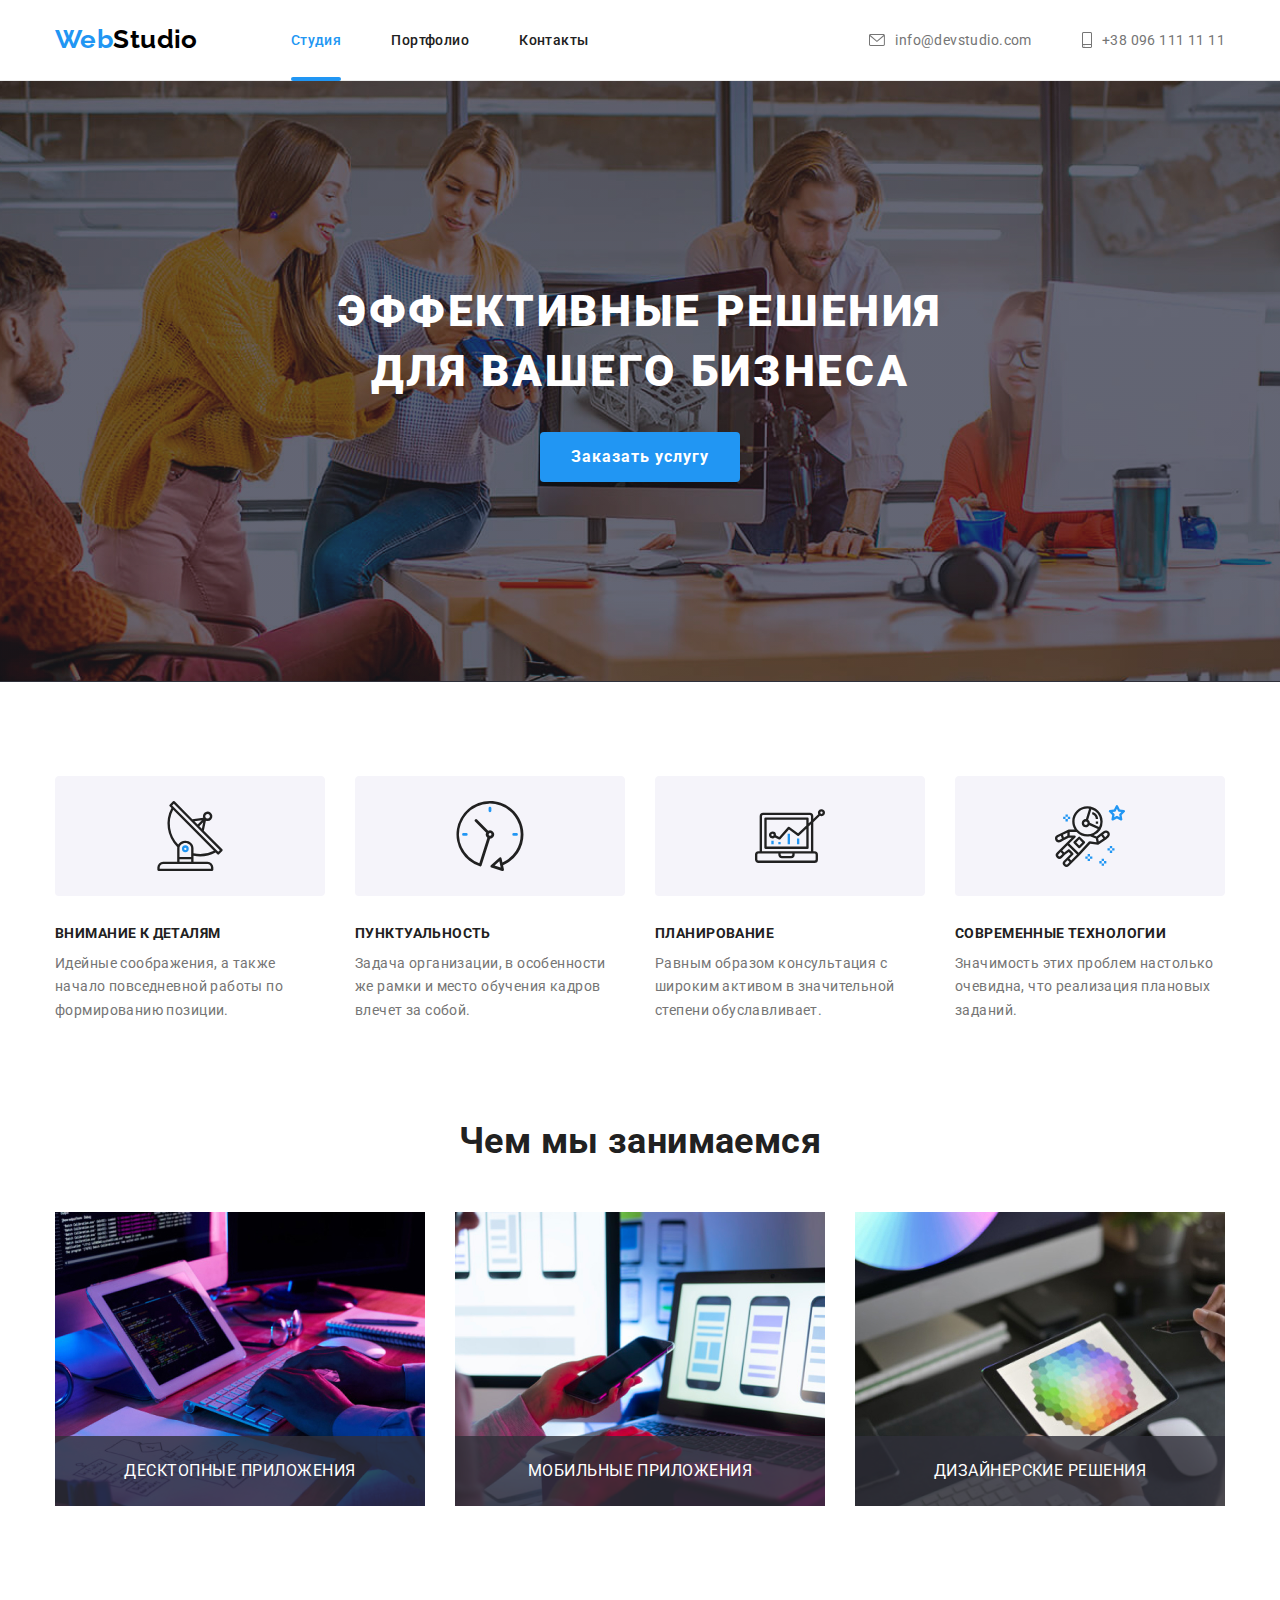
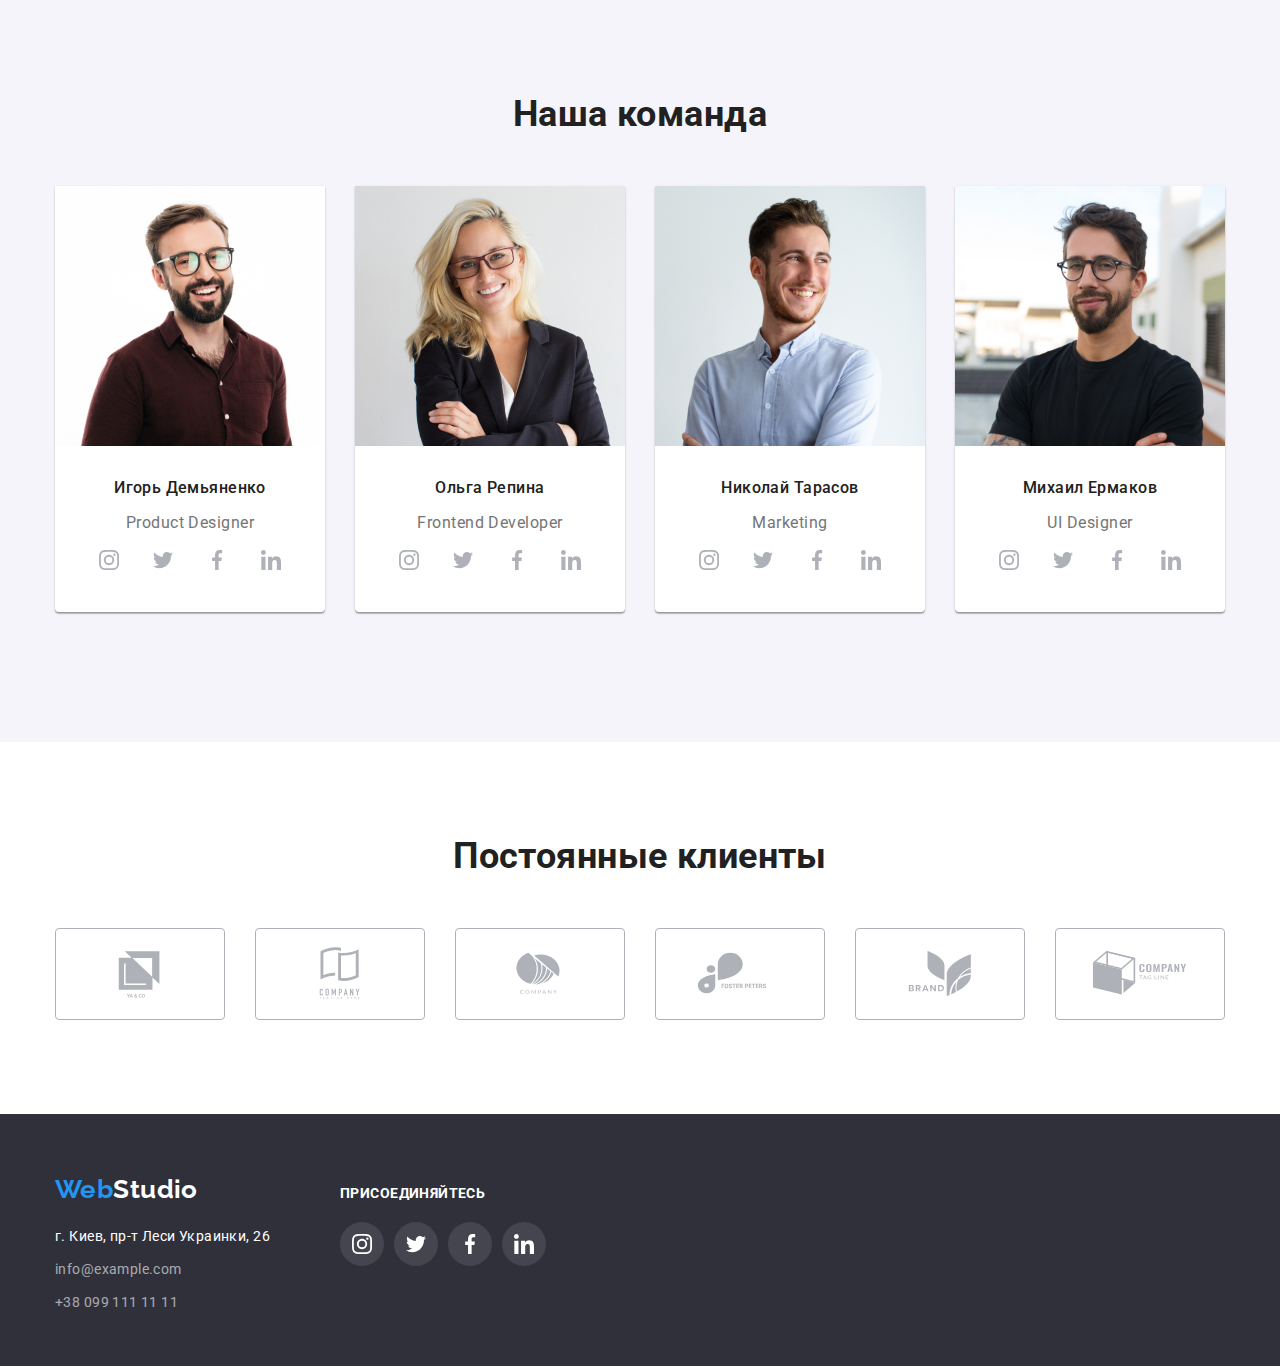
<file: index.html>
<!DOCTYPE html>
<html lang="ru">

<head>
    <meta charset="UTF-8" />
    <meta http-equiv="X-UA-Compatible" content="IE=edge" />
    <meta name="viewport" content="width=device-width, initial-scale=1.0" />
    <title>Студия</title>
    <link rel="preconnect" href="https://fonts.googleapis.com" />
    <link rel="preconnect" href="https://fonts.gstatic.com" crossorigin />
    <link href="https://fonts.googleapis.com/css2?family=Raleway:wght@700&family=Roboto:wght@400;500;700;900&display=swap" rel="stylesheet" />
    <link rel="stylesheet" href="./modern-normalize.css" />
    <link rel="stylesheet" href="./css/style.css" />

</head>

<body>
    <!-- header -->
    <header class="page_header">
        <div class="container_header">
            <div class="header_box">
                <nav class="navigation">
                    <a href="./index.html" class="logo-item">
                        <span class="item">Web</span>Studio
                    </a>
                    <ul class="nav_desc">
                        <li class="nav_desc_box"><a href="./index.html" class="link current">Студия</a></li>
                        <li class="nav_desc_box"><a href="./portfolio.html" class="link">Портфолио</a></li>
                        <li class="nav_desc_box"><a href="#" class="link">Контакты</a></li>
                    </ul>
                </nav>
                <ul class="head_address_no_marker">
                    <li class="head_adress_box">
                        <a href="mailto:info@devstudio.com" class="contact">
                            <svg class="contact_icon" width="16" height="12">
                                <use href="./images/icons.svg#envelope"></use>
                            </svg> info@devstudio.com
                        </a>
                    </li>
                    <li class="head_adress_box">
                        <a href="tel:+380961111111" class="contact">
                            <svg class="contact_icon" width="10" height="16">
                                <use href="./images/icons.svg#smartphone"></use>
                            </svg> +38 096 111 11 11
                        </a>
                    </li>
                </ul>
            </div>
        </div>
    </header>
    <main>
        <!-- основа -->
        <section class="hero">
            <div class="container_hero">
                <h1 class="hero_title">Эффективные решения <br />для вашего бизнеса</h1>
                <button type="button" class="button" data-modal-open>Заказать услугу</button>
                <div class="backdrop is-hidden" data-modal>
                    <div class="modal">
                        <button type="button" class="button-close" data-modal-close>
                            <svg width="18" height="18">
                                <use href="./images/icons.svg#close"></use>
                            </svg>
                        </button>
                    </div>
                </div>
            </div>
        </section>

        <!-- преимущества -->
        <section class="main-section">
            <div class="container">
                <ul class="features no-marker">
                    <li class="li">
                        <svg class="features-icon" width="270" height="120">
                            <use href="./images/icons.svg#Group-1"></use>
                        </svg>
                        <h3 class="title">Внимание к деталям</h3>
                        <p class="text">
                            Идейные соображения, а также начало повседневной работы по формированию позиции.
                        </p>
                    </li>
                    <li class="li">
                        <svg class="features-icon" width="270" height="120">
                            <use href="./images/icons.svg#Group-2"></use>
                        </svg>
                        <h3 class="title">Пунктуальность</h3>
                        <p class="text">
                            Задача организации, в особенности же рамки и место обучения кадров влечет за собой.
                        </p>
                    </li>
                    <li class="li">
                        <svg class="features-icon" width="270" height="120">
                            <use href="./images/icons.svg#Group-3"></use>
                        </svg>
                        <h3 class="title">Планирование</h3>
                        <p class="text">
                            Равным образом консультация с широким активом в значительной степени обуславливает.
                        </p>
                    </li>
                    <li class="li">
                        <svg class="features-icon" width="270" height="120">
                            <use href="./images/icons.svg#Group-4"></use>
                        </svg>
                        <h3 class="title">Современные технологии</h3>
                        <p class="text">
                            Значимость этих проблем настолько очевидна, что реализация плановых заданий.
                        </p>
                    </li>
                </ul>
            </div>
        </section>
        <!-- чем занимаемся -->
        <section class="section-img">
            <div class="container">
                <h2 class="section-title">Чем мы занимаемся</h2>
                <ul class="working no-marker">
                    <li class="li-space">
                        <img src="./images/img.1.jpg" alt="Человек набирает код на клавиатуре, перед ним планшет с синтаксисом" width="370" />
                        <div class="li-caption">
                            <p>Десктопные приложения</p>
                        </div>
                    </li>
                    <li class="li-space">
                        <img src="./images/img.2.jpg" alt="Девушка держит телефон в руке, перед ней открытый ноутбук с инструкциями по телефону" width="370" />
                        <div class="li-caption">
                            <p>Мобильные приложения</p>
                        </div>
                    </li>
                    <li class="li-space">
                        <img src="./images/img.3.jpg" alt="Человек держит планшет с изображением разноцветной мозаики" width="370" />
                        <div class="li-caption">
                            <p>Дизайнерские решения</p>
                        </div>
                    </li>
                </ul>
            </div>
        </section>
        <!-- команда -->
        <section class="section_team">
            <div class="container_team">
                <div class="team">
                    <h2 class="section-title">Наша команда</h2>
                    <ul class="team-no-marker">
                        <li class="our_team">
                            <img src="./images/img.4.jpg" alt="Product Designer" width="270" />
                            <h3 class="title_team">Игорь Демьяненко</h3>
                            <p>Product Designer</p>
                            <ul class="links">
                                <li class="icon-list">
                                    <a href="#" aria-label="instagram" class="icon-link">
                                        <svg class="icon" width="20" height="20">
                                            <use href="./images/icons.svg#instagram"></use>
                                        </svg>
                                    </a>
                                </li>
                                <li class="icon-list">
                                    <a href="#" aria-label="twitter" class="icon-link">
                                        <svg class="icon" width="20" height="20">
                                            <use href="./images/icons.svg#twitter"></use>
                                        </svg>
                                    </a>
                                </li>
                                <li class="icon-list">
                                    <a href="#" aria-label="facebook" class="icon-link">
                                        <svg class="icon" width="20" height="20">
                                            <use href="./images/icons.svg#facebook"></use>
                                        </svg>
                                    </a>
                                </li>
                                <li class="icon-list">
                                    <a href="#" aria-label="linkedin" class="icon-link">
                                        <svg class="icon" width="20" height="20">
                                            <use href="./images/icons.svg#linkedin"></use>
                                        </svg>
                                    </a>
                                </li>
                            </ul>
                        </li>
                        <li class="our_team">
                            <img src="./images/img.5.jpg" alt="Frontend Developer" width="270" />
                            <h3 class="title_team">Ольга Репина</h3>
                            <p>Frontend Developer</p>
                            <ul class="links">
                                <li class="icon-list">
                                    <a href="#" aria-label="instagram" class="icon-link">
                                        <svg class="icon" width="20" height="20">
                                            <use href="./images/icons.svg#instagram"></use>
                                        </svg>
                                    </a>
                                </li>
                                <li class="icon-list">
                                    <a href="#" aria-label="twitter" class="icon-link">
                                        <svg class="icon" width="20" height="20">
                                            <use href="./images/icons.svg#twitter"></use>
                                        </svg>
                                    </a>
                                </li>
                                <li class="icon-list">
                                    <a href="#" aria-label="facebook" class="icon-link">
                                        <svg class="icon" width="20" height="20">
                                            <use href="./images/icons.svg#facebook"></use>
                                        </svg>
                                    </a>
                                </li>
                                <li class="icon-list">
                                    <a href="#" aria-label="linkedin" class="icon-link">
                                        <svg class="icon" width="20" height="20">
                                            <use href="./images/icons.svg#linkedin"></use>
                                        </svg>
                                    </a>
                                </li>
                            </ul>
                        </li>
                        <li class="our_team">
                            <img src="./images/img.6.jpg" alt="Marketing" width="270" />
                            <h3 class="title_team">Николай Тарасов</h3>
                            <p>Marketing</p>
                            <ul class="links">
                                <li class="icon-list">
                                    <a href="#" aria-label="instagram" class="icon-link">
                                        <svg class="icon" width="20" height="20">
                                            <use href="./images/icons.svg#instagram"></use>
                                        </svg>
                                    </a>
                                </li>
                                <li class="icon-list">
                                    <a href="#" aria-label="twitter" class="icon-link">
                                        <svg class="icon" width="20" height="20">
                                            <use href="./images/icons.svg#twitter"></use>
                                        </svg>
                                    </a>
                                </li>
                                <li class="icon-list">
                                    <a href="#" aria-label="facebook" class="icon-link">
                                        <svg class="icon" width="20" height="20">
                                            <use href="./images/icons.svg#facebook"></use>
                                        </svg>
                                    </a>
                                </li>
                                <li class="icon-list">
                                    <a href="#" aria-label="linkedin" class="icon-link">
                                        <svg class="icon" width="20" height="20">
                                            <use href="./images/icons.svg#linkedin"></use>
                                        </svg>
                                    </a>
                                </li>
                            </ul>
                        </li>
                        <li class="our_team">
                            <img src="./images/img.7.jpg" alt="UI Designer" width="270" />
                            <h3 class="title_team">Михаил Ермаков</h3>
                            <p>UI Designer</p>
                            <ul class="links">
                                <li class="icon-list">
                                    <a href="#" aria-label="instagram" class="icon-link">
                                        <svg class="icon" width="20" height="20">
                                            <use href="./images/icons.svg#instagram"></use>
                                        </svg>
                                    </a>
                                </li>
                                <li class="icon-list">
                                    <a href="#" aria-label="twitter" class="icon-link">
                                        <svg class="icon" width="20" height="20">
                                            <use href="./images/icons.svg#twitter"></use>
                                        </svg>
                                    </a>
                                </li>
                                <li class="icon-list">
                                    <a href="#" aria-label="facebook" class="icon-link">
                                        <svg class="icon" width="20" height="20">
                                            <use href="./images/icons.svg#facebook"></use>
                                        </svg>
                                    </a>
                                </li>
                                <li class="icon-list">
                                    <a href="#" aria-label="linkedin" class="icon-link">
                                        <svg class="icon" width="20" height="20">
                                            <use href="./images/icons.svg#linkedin"></use>
                                        </svg>
                                    </a>
                                </li>
                            </ul>
                        </li>
                    </ul>
                </div>
            </div>
        </section>
        <!--Постоянные клиенты-->
        <section class="section_clients">
            <div class="container">
                <h2 class="section-title">Постоянные клиенты</h2>
                <ul class="clients no-marker">
                    <li class="logo-list">
                        <a href="#" class="logo-link">
                            <svg class="logo-icon" width="106" height="60">
                                <use href="./images/icons.svg#logo1"></use>
                            </svg>
                        </a>
                    </li>
                    <li class="logo-list">
                        <a href="#" class="logo-link">
                            <svg class="logo-icon" width="106" height="60">
                                <use href="./images/icons.svg#logo2"></use>
                            </svg>
                        </a>
                    </li>
                    <li class="logo-list">
                        <a href="#" class="logo-link">
                            <svg class="logo-icon" width="106" height="60">
                                <use href="./images/icons.svg#logo3"></use>
                            </svg>
                        </a>
                    </li>
                    <li class="logo-list">
                        <a href="#" class="logo-link">
                            <svg class="logo-icon" width="106" height="60">
                                <use href="./images/icons.svg#logo4"></use>
                            </svg>
                        </a>
                    </li>
                    <li class="logo-list">
                        <a href="#" class="logo-link">
                            <svg class="logo-icon" width="106" height="60">
                                <use href="./images/icons.svg#logo5"></use>
                            </svg>
                        </a>
                    </li>
                    <li class="logo-list">
                        <a href="#" class="logo-link">
                            <svg class="logo-icon" width="106" height="60">
                                <use href="./images/icons.svg#logo6"></use>
                            </svg>
                        </a>
                    </li>
                </ul>
            </div>
        </section>
    </main>

    <!-- footer -->
    <footer class="main_address">
        <div class="container order">
            <div class="address-container">
                <a href="./index.html" class="footer-logo">
                    <span class="item">Web</span>Studio</a>
                <address>
                    <ul class="footer-address no-marker">
                        <li class="address">
                            <a href="https://goo.gl/maps/1nnUmnMPvjqET8Wr9" class="contacts address">г. Киев, пр-т Леси
                                Украинки, 26</a>
                        </li>
                        <li class="contacts">
                            <a href="mailto:info@example.com" class="contacts">info@example.com</a>
                        </li>
                        <li class="contacts">
                            <a href="tel:+380991111111" class="contacts">+38 099 111 11 11</a>
                        </li>
                    </ul>
                </address>
            </div>
            <div class="footer-container">
                <h3 class="footer-title">присоединяйтесь</h3>
                <ul class="footer-icons no-marker">
                    <li class="footer-list">
                        <a href="#" aria-label="instagram" class="footer-link">
                            <svg class="join-media" width="20" height="20">
                                <use href="./images/icons.svg#instagram"></use>
                            </svg>
                        </a>
                    </li>
                    <li class="footer-list">
                        <a href="#" aria-label="twitter" class="footer-link">
                            <svg class="join-media" width="20" height="20">
                                <use href="./images/icons.svg#twitter"></use>
                            </svg>
                        </a>
                    </li>
                    <li class="footer-list">
                        <a href="#" aria-label="facebook" class="footer-link">
                            <svg class="join-media" width="20" height="20">
                                <use href="./images/icons.svg#facebook"></use>
                            </svg>
                        </a>
                    </li>
                    <li class="footer-list">
                        <a href="#" aria-label="linkedin" class="footer-link">
                            <svg class="join-media" width="20" height="20">
                                <use href="./images/icons.svg#linkedin"></use>
                            </svg>
                        </a>
                    </li>
                </ul>
            </div>
        </div>
    </footer>
    <script src="./js/modal.js"></script>
</body>

</html>
</file>
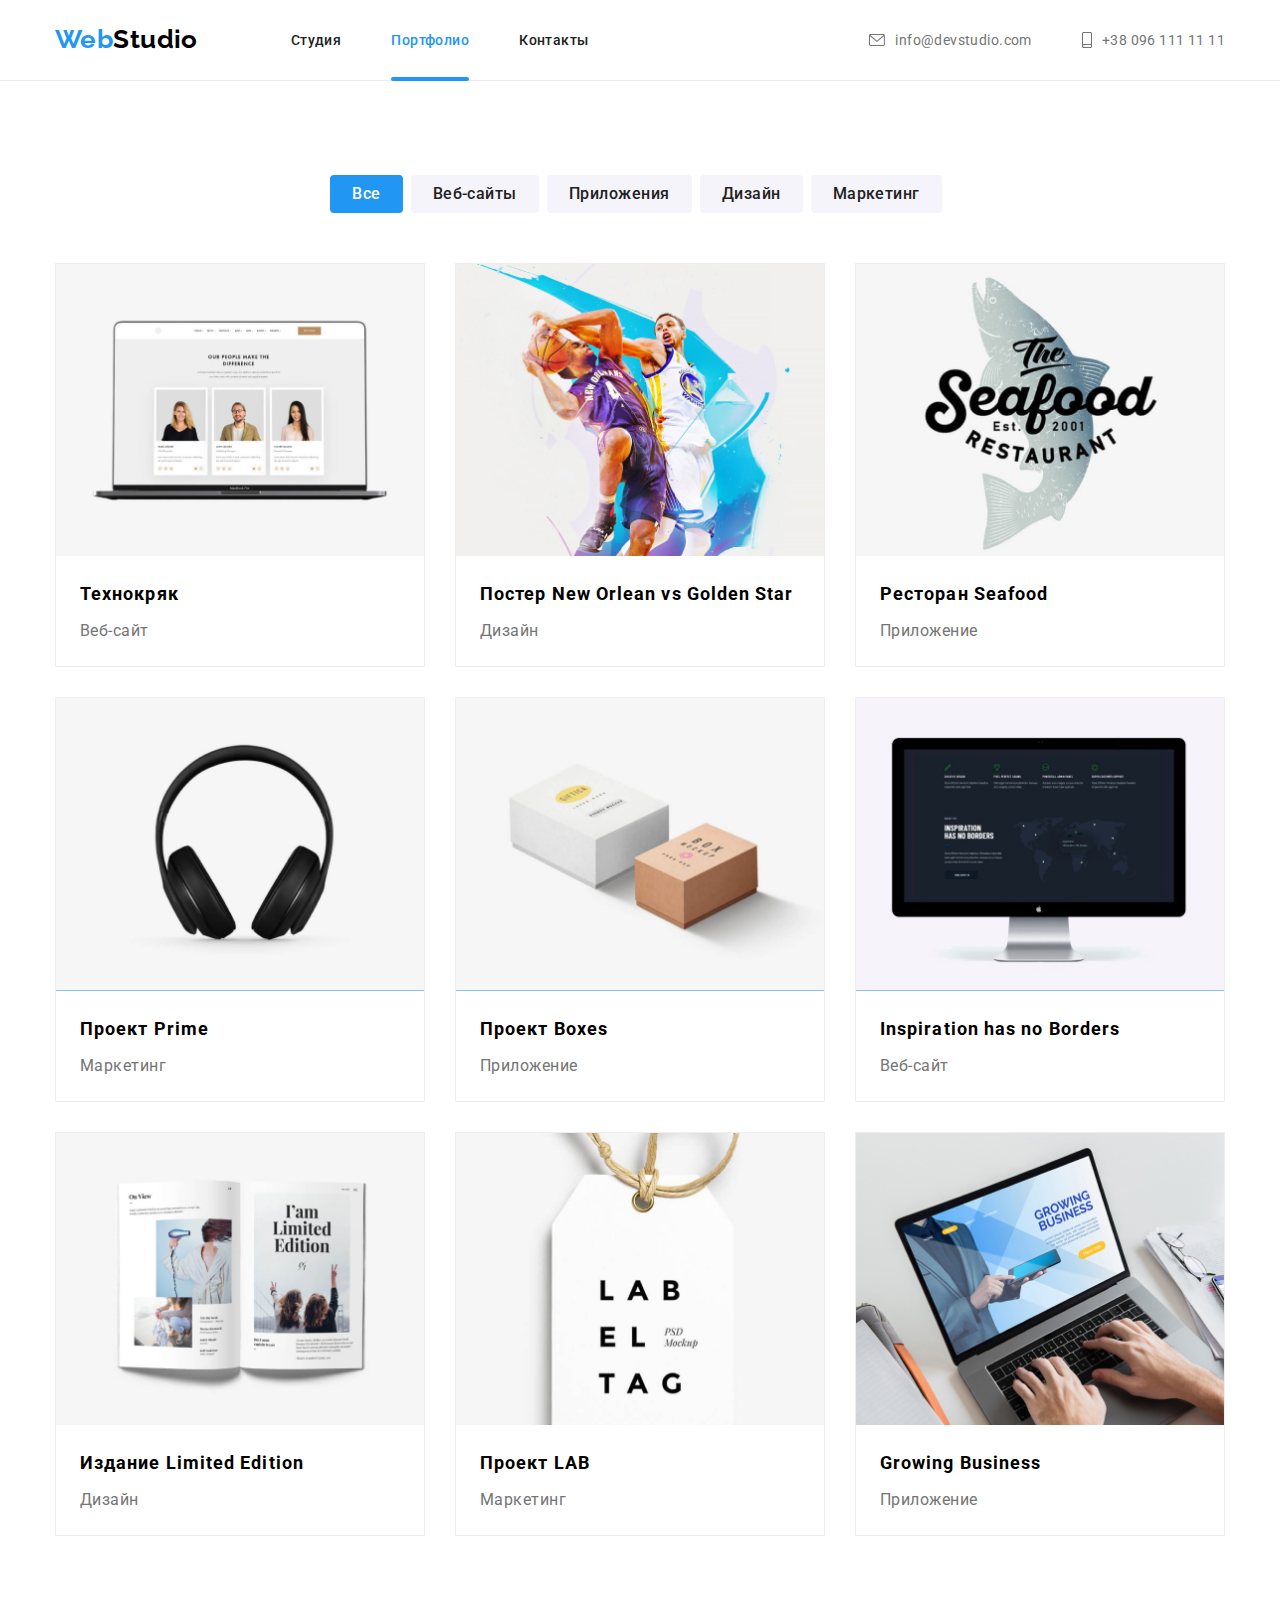
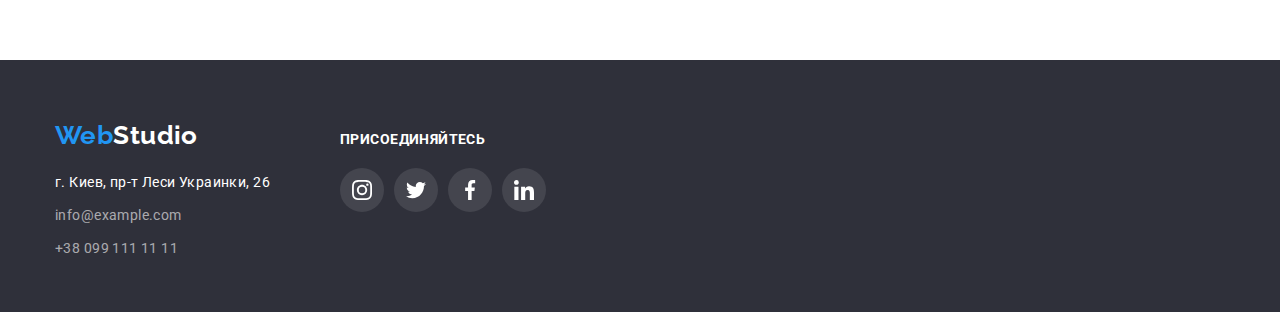
<file: portfolio.html>
<!DOCTYPE html>
<html lang="ru">

<head>
    <meta charset="UTF-8" />
    <meta http-equiv="X-UA-Compatible" content="IE=edge" />
    <meta name="viewport" content="width=device-width, initial-scale=1.0" />
    <title>Портфолио</title>
    <link rel="preconnect" href="https://fonts.googleapis.com" />
    <link rel="preconnect" href="https://fonts.gstatic.com" crossorigin />
    <link href="https://fonts.googleapis.com/css2?family=Raleway:wght@700&family=Roboto:wght@400;500;700;900&display=swap" rel="stylesheet" />
    <link rel="stylesheet" href="./modern-normalize.css" />
    <link rel="stylesheet" href="./css/style.css" />
</head>

<body>
    <!-- header -->
    <header class="page_header">
        <div class="container_header">
            <div class="header_box">
                <nav class="navigation">
                    <a href="./index.html" class="logo-item">
                        <span class="item">Web</span>Studio</a>
                    <ul class="nav_desc">
                        <li class="nav_desc_box"><a href="./index.html" class="link">Студия</a></li>
                        <li class="nav_desc_box"><a href="./portfolio.html" class="link current">Портфолио</a></li>
                        <li class="nav_desc_box"><a href="#" class="link">Контакты</a></li>
                    </ul>
                </nav>
                <ul class="head_address_no_marker">
                    <li class="head_adress_box">
                        <a href="mailto:info@devstudio.com" class="contact">
                            <svg class="contact_icon" width="16" height="12">
                                <use href="./images/icons.svg#envelope"></use>
                            </svg> info@devstudio.com
                        </a>
                    </li>
                    <li class="head_adress_box">
                        <a href="tel:+380961111111" class="contact">
                            <svg class="contact_icon" width="10" height="16">
                                <use href="./images/icons.svg#smartphone"></use>
                            </svg> +38 096 111 11 11
                        </a>
                    </li>
                </ul>
            </div>
        </div>
    </header>
    <!-- main -->
    <main>
        <!-- progjects -->
        <section class="projects">
            <div class="container">
                <div class="filtes">
                    <button type="button" class="buttons accent">Все</button>
                    <button type="button" class="buttons">Веб-сайты</button>
                    <button type="button" class="buttons">Приложения</button>
                    <button type="button" class="buttons">Дизайн</button>
                    <button type="button" class="buttons">Маркетинг</button>
                </div>
                <ul class="portfolio">
                    <li class="portfolio-list">
                        <a class="portfolio-link">
                            <div class="portfolio-pic-wrap">
                                <img src="./images/portfolio.1.jpg" alt="Интерфейс веб-сайта изображен на экране ноутбука" width="370" class="portfolio-pic" />
                                <div>
                                    <p class="portfolio-paragraph">
                                        Технокряк это современная площадка распространения коронавируса. Компании используют эту платформу для цифрового шпионажа и атак на защищённые сервера конкурентов.
                                    </p>
                                </div>
                            </div>
                            <h2 class="portfolio-title">Технокряк</h2>
                            <p class="portfolio-text">Веб-сайт</p>
                        </a>
                    </li>
                    <li class="portfolio-list">
                        <a class="portfolio-link">
                            <div class="portfolio-pic-wrap">
                                <img src="./images/portfolio.2.jpg" alt="Постер с двумя баскетболистами в ходе игры" width="370" class="portfolio-pic" />
                                <div>
                                    <p class="portfolio-paragraph">
                                        Технокряк это современная площадка распространения коронавируса. Компании используют эту платформу для цифрового шпионажа и атак на защищённые сервера конкурентов.
                                    </p>
                                </div>
                            </div>
                            <h2 class="portfolio-title">Постер New Orlean vs Golden Star</h2>
                            <p class="portfolio-text">Дизайн</p>
                        </a>
                    </li>
                    <li class="portfolio-list">
                        <a class="portfolio-link">
                            <div class="portfolio-pic-wrap">
                                <img src="./images/portfolio.3.jpg" alt="Логотип названия ресторана с рыбой на заднем фоне" width="370" class="portfolio-pic" />
                                <div>
                                    <p class="portfolio-paragraph">
                                        Технокряк это современная площадка распространения коронавируса. Компании используют эту платформу для цифрового шпионажа и атак на защищённые сервера конкурентов.
                                    </p>
                                </div>
                            </div>
                            <h2 class="portfolio-title">Ресторан Seafood</h2>
                            <p class="portfolio-text">Приложение</p>
                        </a>
                    </li>
                    <li class="portfolio-list">
                        <a class="portfolio-link">
                            <div class="portfolio-pic-wrap">
                                <img src="./images/portfolio.4.jpg" alt="Черные наушники на белом фоне" width="370" class="portfolio-pic" />
                                <div>
                                    <p class="portfolio-paragraph">
                                        Технокряк это современная площадка распространения коронавируса. Компании используют эту платформу для цифрового шпионажа и атак на защищённые сервера конкурентов.
                                    </p>
                                </div>
                            </div>
                            <h2 class="portfolio-title">Проект Prime</h2>
                            <p class="portfolio-text">Маркетинг</p>
                        </a>
                    </li>
                    <li class="portfolio-list">
                        <a class="portfolio-link">
                            <div class="portfolio-pic-wrap">
                                <img src="./images/portfolio.5.jpg" alt="Большая белая подарочная коробка и коричневая коробка поменьше расположены рядом" width="370" class="portfolio-pic" />
                                <div>
                                    <p class="portfolio-paragraph">
                                        Технокряк это современная площадка распространения коронавируса. Компании используют эту платформу для цифрового шпионажа и атак на защищённые сервера конкурентов.
                                    </p>
                                </div>
                            </div>
                            <h2 class="portfolio-title">Проект Boxes</h2>
                            <p class="portfolio-text">Приложение</p>
                        </a>
                    </li>
                    <li class="portfolio-list">
                        <a class="portfolio-link">
                            <div class="portfolio-pic-wrap">
                                <img src="./images/portfolio.6.jpg" alt="Черный монитор с интерфейсом веб-сайта" width="370" class="portfolio-pic" />
                                <div>
                                    <p class="portfolio-paragraph">
                                        Технокряк это современная площадка распространения коронавируса. Компании используют эту платформу для цифрового шпионажа и атак на защищённые сервера конкурентов.
                                    </p>
                                </div>
                            </div>
                            <h2 class="portfolio-title">Inspiration has no Borders</h2>
                            <p class="portfolio-text">Веб-сайт</p>
                        </a>
                    </li>
                    <li class="portfolio-list">
                        <a class="portfolio-link">
                            <div class="portfolio-pic-wrap">
                                <img src="./images/portfolio.7.jpg" alt="Развернутый журнал со страницами с ограниченного тиража" width="370" class="portfolio-pic" />
                                <div>
                                    <p class="portfolio-paragraph">
                                        Технокряк это современная площадка распространения коронавируса. Компании используют эту платформу для цифрового шпионажа и атак на защищённые сервера конкурентов.
                                    </p>
                                </div>
                            </div>
                            <h2 class="portfolio-title">Издание Limited Edition</h2>
                            <p class="portfolio-text">Дизайн</p>
                        </a>
                    </li>
                    <li class="portfolio-list">
                        <a class="portfolio-link">
                            <div class="portfolio-pic-wrap">
                                <img src="./images/portfolio.8.jpg" alt="Черный текст названия проекта на белой бирке" width="370" class="portfolio-pic" />
                                <div>
                                    <p class="portfolio-paragraph">
                                        Технокряк это современная площадка распространения коронавируса. Компании используют эту платформу для цифрового шпионажа и атак на защищённые сервера конкурентов.
                                    </p>
                                </div>
                            </div>
                            <h2 class="portfolio-title">Проект LAB</h2>
                            <p class="portfolio-text">Маркетинг</p>
                        </a>
                    </li>
                    <li class="portfolio-list">
                        <a class="portfolio-link">
                            <div class="portfolio-pic-wrap">
                                <img src="./images/portfolio.9.jpg" alt="Интерфейс страницы приложения изображен на экране ноутбука" width="370" class="portfolio-pic" />
                                <div>
                                    <p class="portfolio-paragraph">
                                        Технокряк это современная площадка распространения коронавируса. Компании используют эту платформу для цифрового шпионажа и атак на защищённые сервера конкурентов.
                                    </p>
                                </div>
                            </div>
                            <h2 class="portfolio-title">Growing Business</h2>
                            <p class="portfolio-text">Приложение</p>
                        </a>
                    </li>
                </ul>
            </div>
        </section>
    </main>
    <!-- footer -->
    <footer class="main_address">
        <div class="container order">
            <div class="address-container">
                <a href="./index.html" class="footer-logo"><span class="item">Web</span>Studio</a>
                <address>
                    <ul class="footer-address-no-marker">
                        <li class="address">
                            <a href="https://goo.gl/maps/1nnUmnMPvjqET8Wr9" class="contacts address">г. Киев, пр-т Леси
                                Украинки, 26</a>
                        </li>
                        <li class="contacts">
                            <a href="mailto:info@example.com" class="contacts">info@example.com</a>
                        </li>
                        <li class="contacts">
                            <a href="tel:+380991111111" class="contacts">+38 099 111 11 11</a>
                        </li>
                    </ul>
                </address>
            </div>
            <div class="footer-container">
                <h3 class="footer-title">присоединяйтесь</h3>
                <ul class="footer-icons no-marker">
                    <li class="footer-list">
                        <a href="#" aria-label="instagram" class="footer-link">
                            <svg class="join-media" width="20" height="20">
                                <use href="./images/icons.svg#instagram"></use>
                            </svg>
                        </a>
                    </li>
                    <li class="footer-list">
                        <a href="#" aria-label="twitter" class="footer-link">
                            <svg class="join-media" width="20" height="20">
                                <use href="./images/icons.svg#twitter"></use>
                            </svg>
                        </a>
                    </li>
                    <li class="footer-list">
                        <a href="#" aria-label="facebook" class="footer-link">
                            <svg class="join-media" width="20" height="20">
                                <use href="./images/icons.svg#facebook"></use>
                            </svg>
                        </a>
                    </li>
                    <li class="footer-list">
                        <a href="#" aria-label="linkedin" class="footer-link">
                            <svg class="join-media" width="20" height="20">
                                <use href="./images/icons.svg#linkedin"></use>
                            </svg>
                        </a>
                    </li>
                </ul>
            </div>
        </div>
    </footer>
</body>

</html>
</file>
<file: css/style.css>
/* primary text color - #757575 
 secondary text color - #212121 
 hero text color - #ffffff 
 filter-color - #f5f4fa 
 physical address text color - rgba(255, 255, 255, 0.6) 
 accent color - #2196F3 
 hero/footer background - #2F303A 
 team background color - #F5F4FA 
 letter-spacing: 0.03em everywhere except hero, nav and header address
 color: var(--primary-text-color); 
 color: var(--hero-text-color); 
 color: var(--secondary-text-color); 
 background-color: var(--primary-text-color)
 background-color: var(--filter-color); 
 background-color: var(--accent-color); */


/*--------- Studio ---------  */

 :root {
    --primary-text-color: #757575;
    --hero-text-color: #ffffff;
    --secondary-text-color: #212121;
    --accent-color: #2196F3;
    --filter-color: #f5f4fa;
    --physical-address-text-color: rgba(255, 255, 255, 0.6);
    --mail-text-color: rgba(33, 150, 243, 1);
    --studio-text-color: #000000;
    --hero-color: rgba(47, 48, 58, 1);
    --icon-color: #AFB1B8;
    --transition-timing-function: cubic-bezier(0.4, 0, 0.2, 1);
    --transition-duration: 250ms;
}

body {
    font-size: 14px;
    font-family: 'Roboto', sans-serif;
    letter-spacing: 0.03em;
}

h1,
h2,
h3,
h4,
h5,
h6,
p,
ul,
li {
    margin: 0;
    padding: 0;
}

.page_header {
    border-bottom: 1px solid rgba(236, 236, 236, 1);
}

.container_header {
    width: 1200px;
    padding-left: 15px;
    padding-right: 15px;
    margin: 0 auto;
}

.header_box {
    display: flex;
    justify-content: space-between;
    align-items: center;
    height: 80px;
}

.navigation {
    display: flex;
}

.logo-item {
    font-family: 'Raleway', sans-serif;
    font-style: normal;
    text-decoration: none;
    font-weight: 700;
    font-size: 26px;
    line-height: 1.19;
    color: var(--studio-text-color);
    margin-right: 93px;
    margin-bottom: 25px;
    margin-top: 24px;
}

.item {
    font-family: 'Raleway', sans-serif;
    color: var(--accent-color);
}

ul {
    list-style: none;
}

.nav_desc {
    display: flex;
}

.nav_desc .nav_desc_box:not(:last-child) {
    margin-right: 50px;
}

.link {
    font-family: 'Roboto', sans-serif;
    font-style: normal;
    font-weight: 500;
    text-decoration: none;
    padding: 32px 0;
    font-size: 14px;
    color: var(--secondary-text-color);
    display: block;
    transition: color var(--transition-duration) var(--transition-timing-function);
}

.link:hover,
.link:focus {
    color: var(--accent-color);
}

.link.current {
    font-family: 'Roboto', sans-serif;
    font-style: normal;
    font-weight: 500;
    font-size: 14px;
    line-height: 16px;
    color: var(--accent-color);
    position: relative;
}

.link.current::after {
    content: "";
    display: inline-block;
    width: 100%;
    height: 4px;
    position: absolute;
    left: 0;
    bottom: -1px;
    background-color: var(--accent-color);
    border-radius: 2px;
}

.head_address_no_marker {
    display: flex;
    margin-left: auto;
    align-items: center;
}

.head_adress_box:nth-child(1) {
    margin-right: 50px;
}

.contact {
    display: flex;
    align-items: center;
    font-family: 'Roboto', sans-serif;
    font-style: normal;
    font-weight: normal;
    text-decoration: none;
    font-size: 14px;
    line-height: 24px;
    color: var(--primary-text-color);
    transition: color var(--transition-duration) var(--transition-timing-function);
}

.contact:hover,
.contact:focus {
    color: var(--accent-color);
}

.contact_icon {
    fill: var(--primary-text-color);
    margin-right: 10px;
    transition: fill var(--transition-duration) var(--transition-timing-function);
}

.contact:hover .contact_icon,
.contact:focus .contact_icon {
    fill: var(--accent-color);
}

.hero {
    background-color: var(--hero-color);
    margin-left: auto;
    margin-right: auto;
    background-image: linear-gradient( to right, rgba(47, 48, 58, 0.4), rgba(47, 48, 58, 0.4)), url(../images/img.fon.jpg);
    background-repeat: no-repeat;
    background-position: center;
}

.container_hero {
    width: 1200px;
    padding-top: 200px;
    padding-bottom: 200px;
    margin: 0 auto;
    text-align: center;
}

.hero_title {
    color: var(--hero-text-color);
    font-weight: 900;
    font-size: 44px;
    line-height: 1.37;
    letter-spacing: 0.06em;
    text-transform: uppercase;
    margin-top: 0;
    margin-bottom: 30px;
}

.button {
    display: inline-block;
    height: 50px;
    width: 200px;
    background-color: var(--accent-color);
    color: var(--hero-text-color);
    font-family: 'Roboto', sans-serif;
    font-style: normal;
    font-weight: bold;
    font-size: 16px;
    line-height: 30px;
    cursor: pointer;
    letter-spacing: 0.06em;
    box-shadow: 0px 4px 4px rgba(0, 0, 0, 0.15);
    border-radius: 4px;
    border: none;
    margin: 0 auto;
}


/* MODAL */

.backdrop {
    position: fixed;
    top: 0;
    left: 0;
    width: 100%;
    height: 100%;
    z-index: 1;
    visibility: visible;
    background-color: rgba(0, 0, 0, 0.2);
    opacity: 1;
    transition: opacity var(--transition-duration) linear, visibility var(--transition-duration) linear;
}

.backdrop.is-hidden {
    opacity: 0;
    pointer-events: none;
    visibility: hidden;
}

.backdrop.is-hidden .modal {
    transform: translate(-50%, -50%) scale(0.9);
}

.modal {
    position: absolute;
    top: 50%;
    left: 50%;
    width: 528px;
    height: 581px;
    transform: translate(-50%, -50%) scale(1);
    transition: transform var(--transition-duration) linear;
    box-shadow: 0px 1px 3px rgba(0, 0, 0, 0.12), 0px 1px 1px rgba(0, 0, 0, 0.14), 0px 2px 1px rgba(0, 0, 0, 0.2);
    border-radius: 4px;
    background-color: var(--hero-text-color);
}

.button-close {
    position: absolute;
    top: 8px;
    right: 8px;
    width: 30px;
    height: 30px;
    display: flex;
    align-items: center;
    justify-content: center;
    padding: 0;
    border-radius: 50%;
    border: 1px solid rgba(0, 0, 0, 0.1);
    background-color: var(--hero-text-color);
    cursor: pointer;
}


/* OUR FEATURES */

.main-section {
    color: var(--secondary-text-color);
}

.container {
    width: 1200px;
    margin: 0 auto;
    padding-left: 15px;
    padding-right: 15px;
}

.features {
    display: flex;
    flex-direction: row;
    padding: 94px 0;
}

.li {
    margin-right: 30px;
    padding: 0;
}

.features-icon {
    display: block;
    margin-bottom: 30px;
}

.title {
    color: var(--secondary-text-color);
    font-weight: 700;
    font-size: 14px;
    line-height: 1.14;
    letter-spacing: 0.03em;
    text-transform: uppercase;
    width: 270px;
    height: 16px;
    margin-bottom: 10px;
}

.text {
    width: 270px;
    height: 75px;
    font-family: Roboto;
    font-weight: 700;
    font-style: normal;
    font-weight: normal;
    font-size: 14px;
    line-height: 1.7;
    letter-spacing: 0.03em;
    color: var(--primary-text-color);
}

.section-title {
    color: var(--secondary-text-color);
    font-weight: 700;
    font-size: 36px;
    line-height: 1.16;
    text-align: center;
    padding-bottom: 50px;
    margin: 0;
}

.working {
    display: flex;
    flex-direction: row;
    padding-bottom: 94px;
}

.li-space:not(:last-child) {
    margin-right: 30px;
}

.li-space {
    position: relative;
    display: flex;
}

.li-caption p {
    margin: 0;
    padding: 0;
    color: var(--hero-text-color);
}

.li-caption {
    position: absolute;
    bottom: 0;
    left: 0;
    width: 370px;
    height: 70px;
    display: flex;
    align-items: center;
    justify-content: center;
    font-weight: 700;
    font-size: 14px;
    line-height: 1.14;
    text-transform: uppercase;
    background-color: rgba(47, 48, 58, 0.8);
}


/* OUR TEAM */

.section_team {
    background: rgba(245, 244, 250, 1);
    padding-top: 94px;
}

.container_team {
    background: rgba(245, 244, 250, 1);
    width: 1200px;
    height: 648px;
    margin: 0 auto;
    padding-left: 15px;
    padding-right: 15px;
    text-align: center;
}

.team-no-marker {
    display: flex;
    flex-direction: row;
    padding-bottom: 94px;
}

.our_team {
    margin-right: 30px;
    box-shadow: 0px 1px 3px rgba(0, 0, 0, 0.12), 0px 1px 1px rgba(0, 0, 0, 0.14), 0px 2px 1px rgba(0, 0, 0, 0.2);
    border-radius: 0px 0px 4px 4px;
    background-color: var(--hero-text-color);
}

.title_team {
    color: var(--secondary-text-color);
    font-weight: 500;
    font-size: 16px;
    line-height: 1.18;
    padding: 30px 0 10px;
    margin: 0;
}

p {
    font-family: 'Roboto', sans-serif;
    font-style: normal;
    font-weight: normal;
    font-size: 16px;
    line-height: 30px;
    letter-spacing: 0.03em;
    color: var(--primary-text-color);
}

.links {
    display: flex;
    justify-content: center;
    padding-bottom: 30px;
}

.icon-list {
    width: 44px;
    height: 44px;
    border: none;
    border-radius: 50%;
    align-items: center;
    display: flex;
    margin-right: 10px;
    justify-content: center;
    background-color: var(--hero-text-color);
    transition: background-color var(--transition-duration) var(--transition-timing-function);
}

.icon-list:nth-child(4) {
    margin-right: 0;
}

.icon-link {
    width: 100%;
    height: 100%;
    display: flex;
    justify-content: center;
    align-items: center;
}

.icon {
    fill: var(--icon-color);
    transition: fill var(--transition-duration) var(--transition-timing-function);
}

.icon-list:hover,
.icon-list:focus {
    background-color: var(--accent-color);
}

.icon-list:hover .icon,
.icon-list:focus .icon {
    fill: var(--hero-text-color);
}


/* CLIENTS */

.section_clients {
    padding-top: 94px;
}

.clients {
    display: flex;
    justify-content: center;
    padding-bottom: 94px;
}

.logo-list {
    border: 1px solid var(--icon-color);
    border-radius: 4px;
    margin-right: 30px;
    background-color: var(--hero-text-color);
    width: 170px;
    height: 92px;
    transition: border var(--transition-duration) var(--transition-timing-function);
}

.logo-list:hover,
.logo-list:focus {
    border: 1px solid var(--accent-color);
}

.logo-list:nth-child(6) {
    margin-right: 0;
}

.logo-link {
    width: 100%;
    height: 100%;
    display: flex;
    justify-content: center;
    align-items: center;
}

.logo-list:hover .logo-icon,
.logo-list:focus .logo-icon {
    fill: var(--accent-color);
}

.logo-icon {
    fill: var(--icon-color);
    transition: fill var(--transition-duration) var(--transition-timing-function);
}


/* Footer */

.main_address {
    background-color: #2f303a;
    padding: 60px 0;
    height: 252px;
}

.container.order {
    display: flex;
    align-items: baseline;
}

.address-container {
    margin-right: 70px;
}

.footer-logo {
    display: flex;
    margin-bottom: 20px;
    font-family: 'Raleway', sans-serif;
    font-style: normal;
    text-decoration: none;
    font-weight: 700;
    font-size: 26px;
    line-height: 1.19;
    color: var(--hero-text-color)
}

.footer-address-no-marker {
    color: var(--hero-text-color);
    margin: 0;
    padding: 0;
}

.address {
    margin-bottom: 9px;
}

.contacts.address {
    font-family: Roboto;
    font-style: normal;
    font-weight: normal;
    font-size: 14px;
    line-height: 1.71;
    text-decoration: none;
    color: var(--hero-text-color);
}

.contacts.address:hover,
.contacts.address:focus {
    color: var(--accent-color);
}

.contacts {
    font-family: 'Roboto';
    font-style: normal;
    font-weight: normal;
    text-decoration: none;
    font-size: 14px;
    line-height: 1.71;
    margin-bottom: 9px;
    color: var(--physical-address-text-color);
    transition: color var(--transition-duration) var(--transition-timing-function);
}

.contacts:hover,
.contacts:focus {
    color: var(--accent-color);
}

.footer-title {
    text-transform: uppercase;
    margin-bottom: 20px;
    padding: 0;
    font-weight: 700;
    font-size: 14px;
    line-height: 1.14;
    letter-spacing: 0.03em;
    color: var(--hero-text-color);
}

.footer-icons {
    padding: 0;
    display: flex;
    list-style: none;
}

.footer-list {
    width: 44px;
    height: 44px;
    border: none;
    border-radius: 50%;
    align-items: center;
    display: flex;
    margin-right: 10px;
    justify-content: center;
    background-color: rgba(255, 255, 255, 0.1);
    transition: background-color var(--transition-duration) var(--transition-timing-function);
}

.footer-link {
    width: 100%;
    height: 100%;
    display: flex;
    justify-content: center;
    align-items: center;
}

.join-media {
    fill: var(--hero-text-color);
}

.footer-list:nth-child(4) {
    margin-right: 0;
}

.footer-list:hover,
.footer-list:focus {
    background-color: var(--accent-color);
}


/* --------- CSS for Portfolio --------- */

.filtes {
    display: flex;
    justify-content: center;
    margin: 94px 0 50px;
}

.buttons {
    background-color: var(--filter-color);
    color: var(--secondary-text-color);
    cursor: pointer;
    font-family: 'Roboto', sans-serif;
    font-weight: 500;
    font-size: 16px;
    line-height: 1.62;
    text-align: center;
    letter-spacing: 0.03em;
    border: none;
    border-radius: 4px;
    margin-right: 8px;
    padding: 6px 22px;
}

.buttons:hover,
.buttons:focus {
    background-color: var(--accent-color);
    color: var(--hero-text-color);
    box-shadow: 0px 3px 1px rgba(0, 0, 0, 0.1), 0px 1px 2px rgba(0, 0, 0, 0.08), 0px 2px 2px rgba(0, 0, 0, 0.12);
    transition: box-shadow var(--transition-duration) var(--transition-timing-function), background-color var(--transition-duration) var(--transition-timing-function), color var(--transition-duration) var(--transition-timing-function);
}

.buttons.accent {
    border: none;
    background-color: var(--accent-color);
    color: var(--hero-text-color);
    cursor: pointer;
    font-family: inherit;
}

.portfolio {
    font-weight: 700;
    font-size: 14px;
    line-height: 1.7;
    letter-spacing: 0.06em;
    color: var(--studio-text-color);
    display: flex;
    flex-wrap: wrap;
    margin-bottom: 94px;
    width: inherit;
}

.portfolio-list {
    margin-right: 30px;
    margin-bottom: 30px;
    box-sizing: border-box;
    border: 1px solid #eeeeee;
    width: 370px;
    cursor: pointer;
    transition: box-shadow var(--transition-duration) var(--transition-timing-function);
}

.portfolio-list:hover,
.portfolio-list:focus {
    box-shadow: 0px 1px 1px rgba(0, 0, 0, 0.12), 0px 4px 4px rgba(0, 0, 0, 0.06), 1px 4px 6px rgba(0, 0, 0, 0.16);
}

.portfolio-list:hover .portfolio-pic-wrap::before,
.portfolio-list:focus .portfolio-pic-wrap::before {
    background-color: rgba(33, 150, 243, 0.9);
    transform: translateY(0);
}

.portfolio-list:hover .portfolio-paragraph,
.portfolio-list:focus .portfolio-paragraph {
    transform: translateY(0);
}

.portfolio-pic-wrap {
    position: relative;
    overflow: hidden;
    background-color: rgba(33, 150, 243, 0.9);
}

.portfolio-pic-wrap::before {
    position: absolute;
    top: 0;
    left: 0;
    width: 100%;
    height: 100%;
    content: "";
    background-color: rgba(33, 150, 243, 0.9);
    transform: translateY(100%);
    transition: transform var(--transition-duration) var(--transition-timing-function);
}

.portfolio-pic {
    display: block;
    width: 100%;
}

.portfolio-paragraph {
    margin: 0;
    padding: 63px 24px;
    position: absolute;
    top: 0;
    left: 0;
    width: 100%;
    height: 100%;
    transform: translateY(100%);
    transition: transform var(--transition-duration) var(--transition-timing-function);
    font-weight: 400;
    font-size: 18px;
    line-height: 1.55;
    color: var(--hero-text-color);
}

.portfolio-title {
    font-family: 'Roboto', sans-serif;
    font-style: normal;
    font-weight: bold;
    font-size: 18px;
    line-height: 2;
    letter-spacing: 0.06em;
    color: var(--studio-text-color);
    padding: 20px 24px 4px;
    margin: 0;
}

.portfolio-text {
    font-family: 'Roboto', sans-serif;
    font-style: normal;
    font-weight: normal;
    letter-spacing: 0.03em;
    font-size: 16px;
    line-height: 1.87;
    padding: 0 24px 20px;
    margin: 0;
}
</file>
